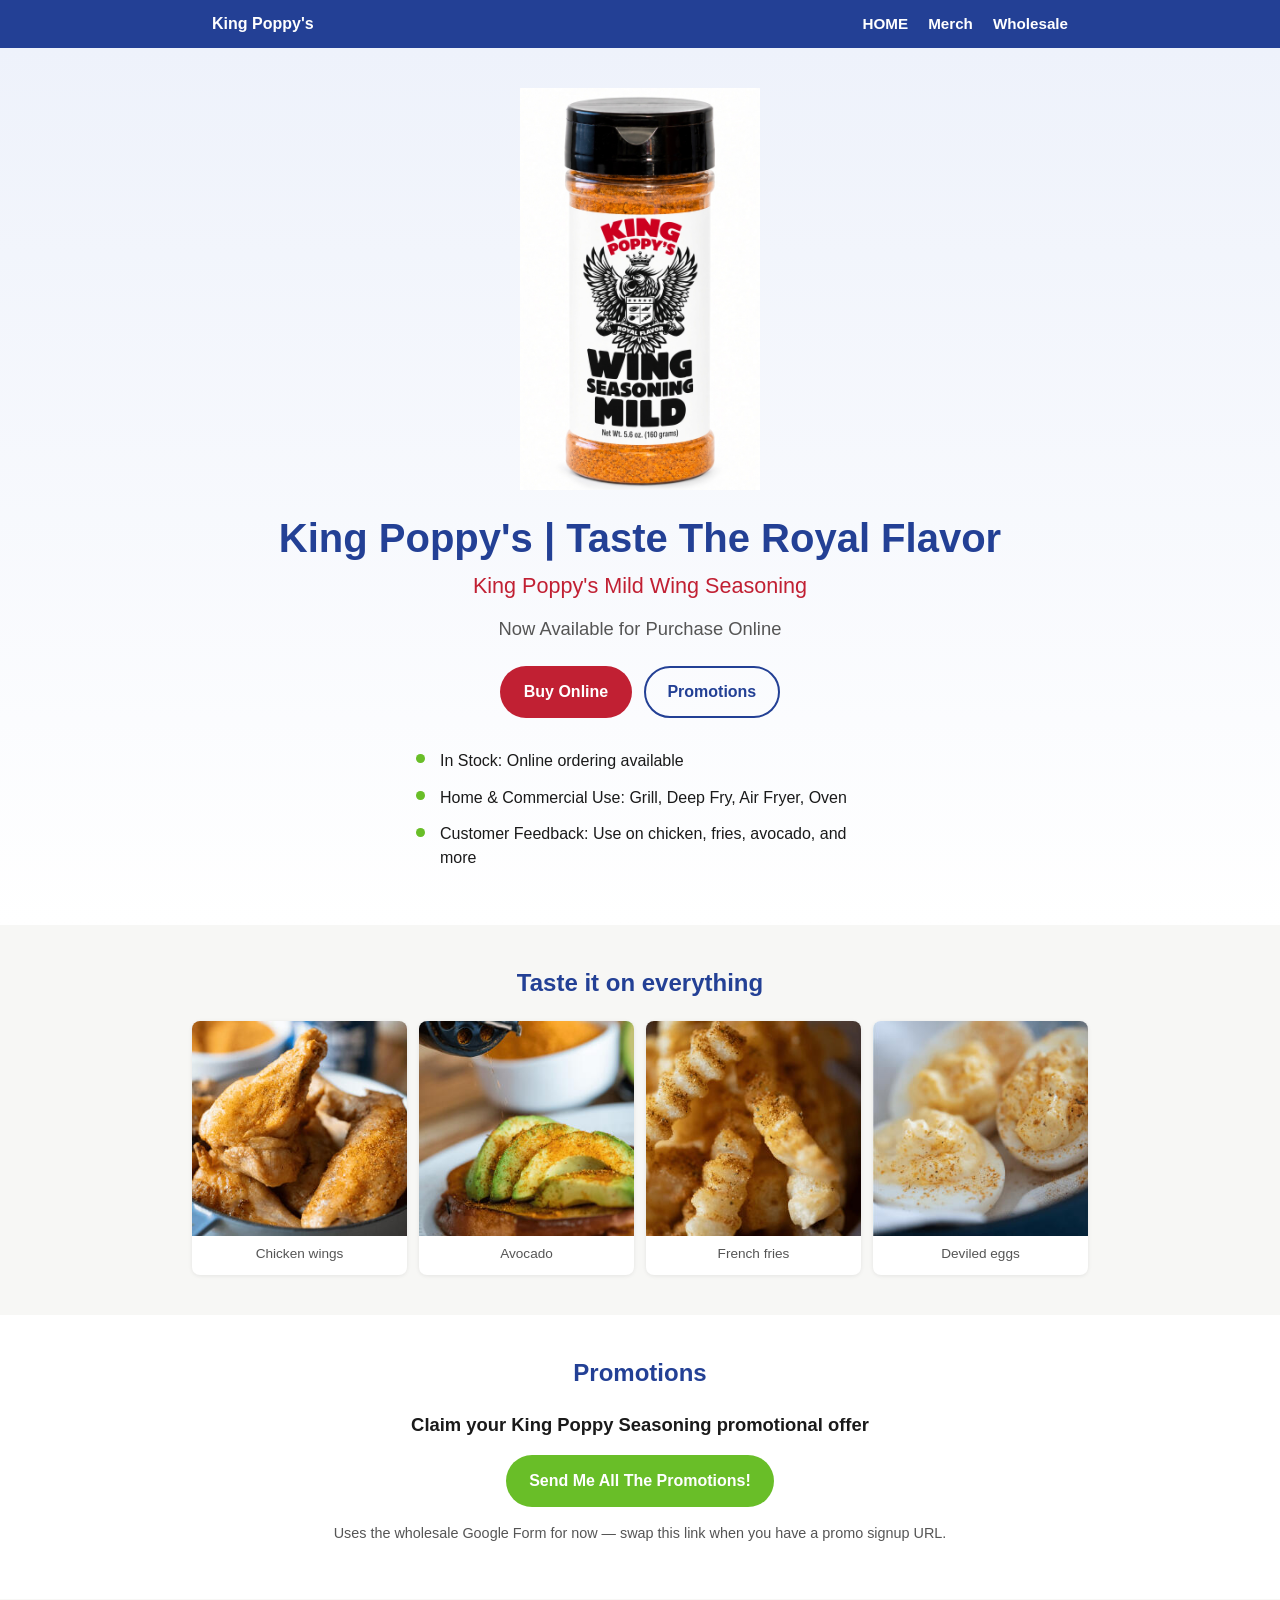
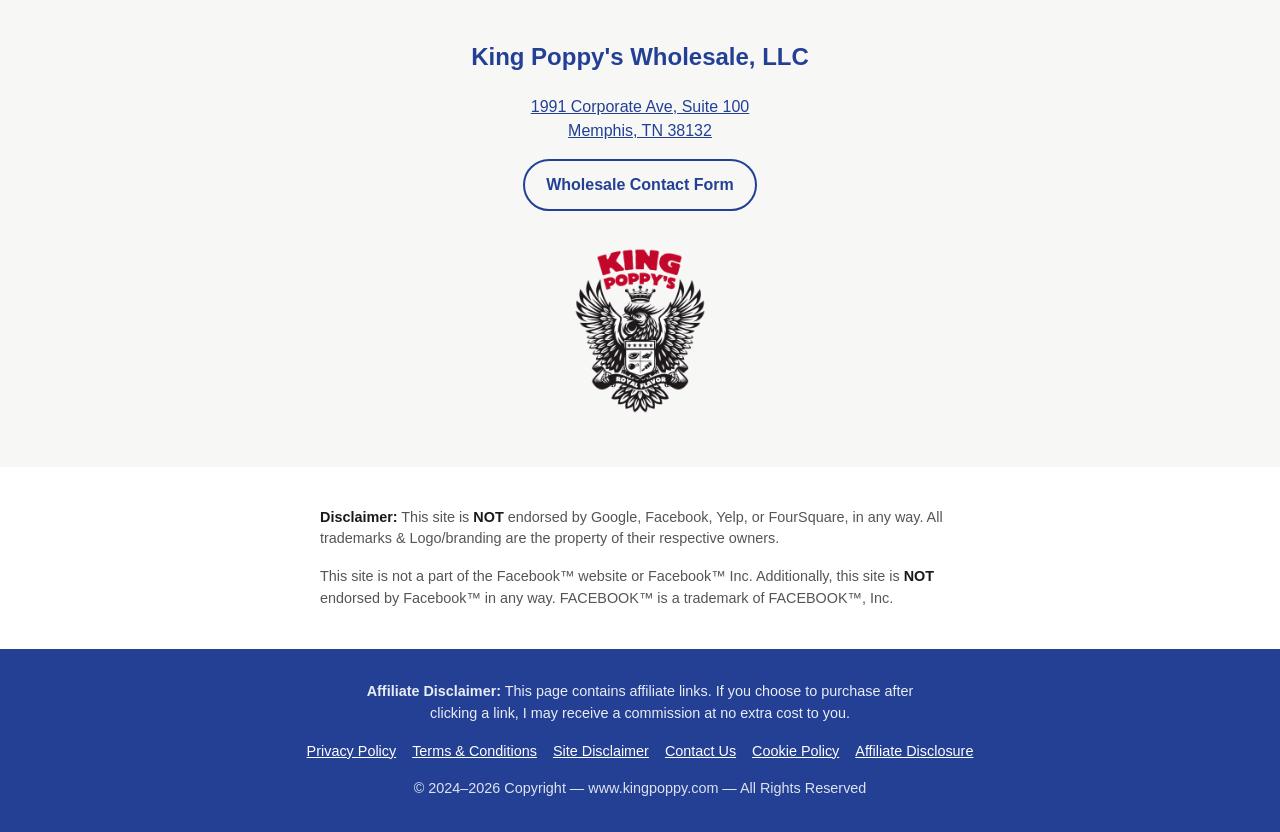
<file: index.html>
<!DOCTYPE html>
<html lang="en">
<head>
  <meta charset="utf-8" />
  <meta name="viewport" content="width=device-width, initial-scale=1" />
  <title>King Poppy's Brand | Taste The Royal Flavor</title>
  <meta name="description" content="King Poppy Royal Flavor website. Join our email list for discounts and news directly from King Poppy." />
  <link rel="canonical" href="https://www.kingpoppy.com/" />
  <meta property="og:site_name" content="King Poppy's Brand | Taste The Royal Flavor" />
  <meta property="og:title" content="King Poppy's Brand | Taste The Royal Flavor" />
  <meta property="og:type" content="website" />
  <meta property="og:description" content="King Poppy Royal Flavor website. Join our email list for discounts and news directly from King Poppy." />
  <meta property="og:image" content="https://www.kingpoppy.com/assets/images/share.jpg" />
  <meta property="og:image:width" content="1200" />
  <meta property="og:image:height" content="1200" />
  <meta property="og:url" content="https://www.kingpoppy.com/" />
  <meta name="twitter:card" content="summary_large_image" />
  <link rel="icon" type="image/png" href="assets/images/favicon.png" />
  <link rel="apple-touch-icon" href="assets/images/apple-touch-icon.png" />
  <link rel="stylesheet" href="css/styles.css" />
</head>
<body>
  <a class="skip" href="#main">Skip to content</a>

  <header class="site-header">
    <div class="inner">
      <strong>King Poppy's</strong>
      <nav aria-label="Primary">
        <ul class="nav">
          <li><a href="#">HOME</a></li>
          <li><a href="#promo">Merch</a></li>
          <li><a href="https://www.litsupply.com/item-request/" rel="noopener noreferrer" target="_blank">Wholesale</a></li>
        </ul>
      </nav>
    </div>
  </header>

  <main id="main">
    <section class="hero">
      <div class="inner">
        <img class="logo-hero" src="assets/images/product-bottle.jpg" width="800" height="800" alt="Bottle of King Poppy's Mild Wing Seasoning, 5.6 oz, featuring a rooster logo with a Royal Flavor crest" />
        <h1>King Poppy's | Taste The Royal Flavor</h1>
        <p class="product-title">King Poppy's Mild Wing Seasoning</p>
        <p class="tagline">Now Available for Purchase Online</p>
        <div class="cta-row">
          <a class="btn btn-primary" href="https://checkout.square.site/merchant/ML3ZG626YGMFB/checkout/QDOJ6P7NUCU5K44X2YSJUEL5" rel="noopener noreferrer" target="_blank">Buy Online</a>
          <a class="btn btn-outline" href="#promo">Promotions</a>
        </div>
        <ul class="bullets">
          <li>In Stock: Online ordering available</li>
          <li>Home &amp; Commercial Use: Grill, Deep Fry, Air Fryer, Oven</li>
          <li>Customer Feedback: Use on chicken, fries, avocado, and more</li>
        </ul>
      </div>
    </section>

    <section class="section section-alt" aria-labelledby="gallery-heading">
      <div class="inner">
        <h2 id="gallery-heading">Taste it on everything</h2>
        <div class="gallery">
          <figure>
            <img src="assets/images/gallery01/chicken-wings.jpg" width="400" height="400" alt="Chicken Wing Seasoning" loading="lazy" />
            <figcaption>Chicken wings</figcaption>
          </figure>
          <figure>
            <img src="assets/images/gallery01/avocado.jpg" width="400" height="400" alt="Avocado Seasoning" loading="lazy" />
            <figcaption>Avocado</figcaption>
          </figure>
          <figure>
            <img src="assets/images/gallery01/french-fries.jpg" width="400" height="400" alt="French Fry Seasoning" loading="lazy" />
            <figcaption>French fries</figcaption>
          </figure>
          <figure>
            <img src="assets/images/gallery01/deviled-eggs.jpg" width="400" height="400" alt="Deviled Egg Seasoning" loading="lazy" />
            <figcaption>Deviled eggs</figcaption>
          </figure>
        </div>
      </div>
    </section>

    <section id="promo" class="section promo">
      <div class="inner">
        <h2>Promotions</h2>
        <p class="lead">Claim your King Poppy Seasoning promotional offer</p>
        <!-- Carrd form does not run on static hosting. Point this CTA at your list/tool of choice. -->
        <a class="btn btn-secondary" href="https://www.litsupply.com/item-request/" rel="noopener noreferrer" target="_blank">Send Me All The Promotions!</a>
        <p style="margin-top:1rem;font-size:0.9rem;color:var(--muted);">Uses the wholesale Google Form for now — swap this link when you have a promo signup URL.</p>
      </div>
    </section>

    <section class="section section-alt contact-block" aria-labelledby="contact-heading">
      <div class="inner">
        <h2 id="contact-heading">King Poppy's Wholesale, LLC</h2>
        <address>
          <a href="https://maps.app.goo.gl/yK5ESJTfPWjfMtfeA" rel="noopener noreferrer" target="_blank">
            1991 Corporate Ave, Suite 100<br />
            Memphis, TN 38132
          </a>
        </address>
        <a class="btn btn-outline" href="https://www.litsupply.com/item-request/" rel="noopener noreferrer" target="_blank">Wholesale Contact Form</a>
        <img class="logo-mark" src="assets/images/logo-mark.png" width="480" height="480" alt="King Poppy's Royal Flavor Logo" loading="lazy" />
      </div>
    </section>

    <section class="section">
      <div class="inner">
        <p class="disclaimer">
          <strong>Disclaimer:</strong> This site is <strong>NOT</strong> endorsed by Google, Facebook, Yelp, or FourSquare, in any way. All trademarks &amp; Logo/branding are the property of their respective owners.
        </p>
        <p class="disclaimer" style="margin-top:1rem;">
          This site is not a part of the Facebook™ website or Facebook™ Inc. Additionally, this site is <strong>NOT</strong> endorsed by Facebook™ in any way. FACEBOOK™ is a trademark of FACEBOOK™, Inc.
        </p>
      </div>
    </section>
  </main>

  <footer class="site-footer">
    <div class="inner">
      <p class="affiliate-note">
        <strong>Affiliate Disclaimer:</strong> This page contains affiliate links. If you choose to purchase after clicking a link, I may receive a commission at no extra cost to you.
      </p>
      <ul class="footer-nav">
        <li><a href="privacy-policy.html">Privacy Policy</a></li>
        <li><a href="terms-condition.html">Terms &amp; Conditions</a></li>
        <li><a href="site-disclaimer.html">Site Disclaimer</a></li>
        <li><a href="contact-us.html">Contact Us</a></li>
        <li><a href="cookie-policy.html">Cookie Policy</a></li>
        <li><a href="affiliate-disclosure.html">Affiliate Disclosure</a></li>
      </ul>
      <p class="copyright">&copy; 2024–2026 Copyright — www.kingpoppy.com — All Rights Reserved</p>
    </div>
  </footer>
</body>
</html>
</file>
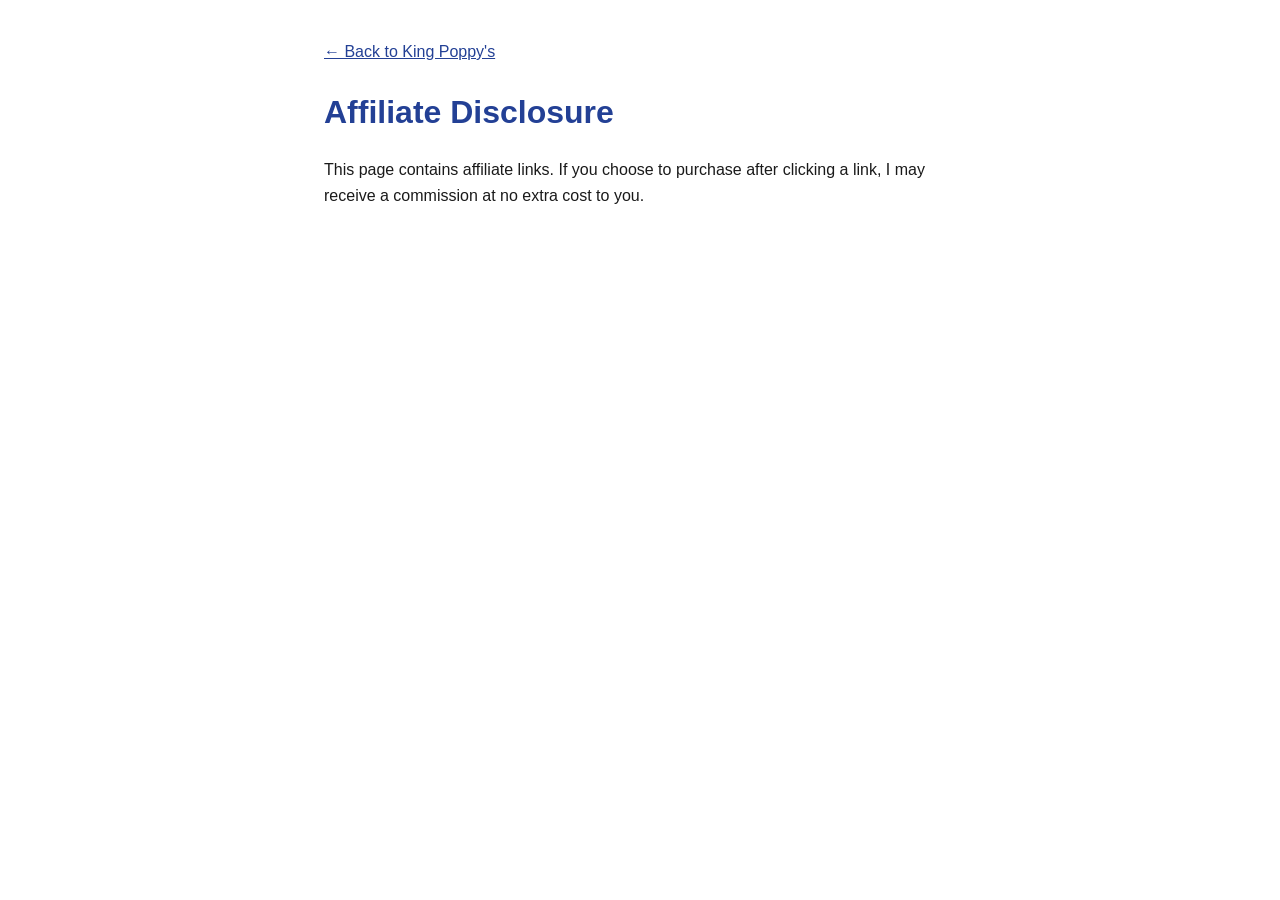
<file: affiliate-disclosure.html>
<!DOCTYPE html>
<html lang="en">
<head>
  <meta charset="utf-8" />
  <meta name="viewport" content="width=device-width, initial-scale=1" />
  <title>Affiliate Disclosure | King Poppy's</title>
  <link rel="canonical" href="https://www.kingpoppy.com/affiliate-disclosure" />
  <link rel="icon" type="image/png" href="assets/images/favicon.png" />
  <link rel="stylesheet" href="css/styles.css" />
</head>
<body>
  <main class="legal-page">
    <a class="back" href="index.html">&larr; Back to King Poppy's</a>
    <h1>Affiliate Disclosure</h1>
    <p>This page contains affiliate links. If you choose to purchase after clicking a link, I may receive a commission at no extra cost to you.</p>
  </main>
</body>
</html>
</file>
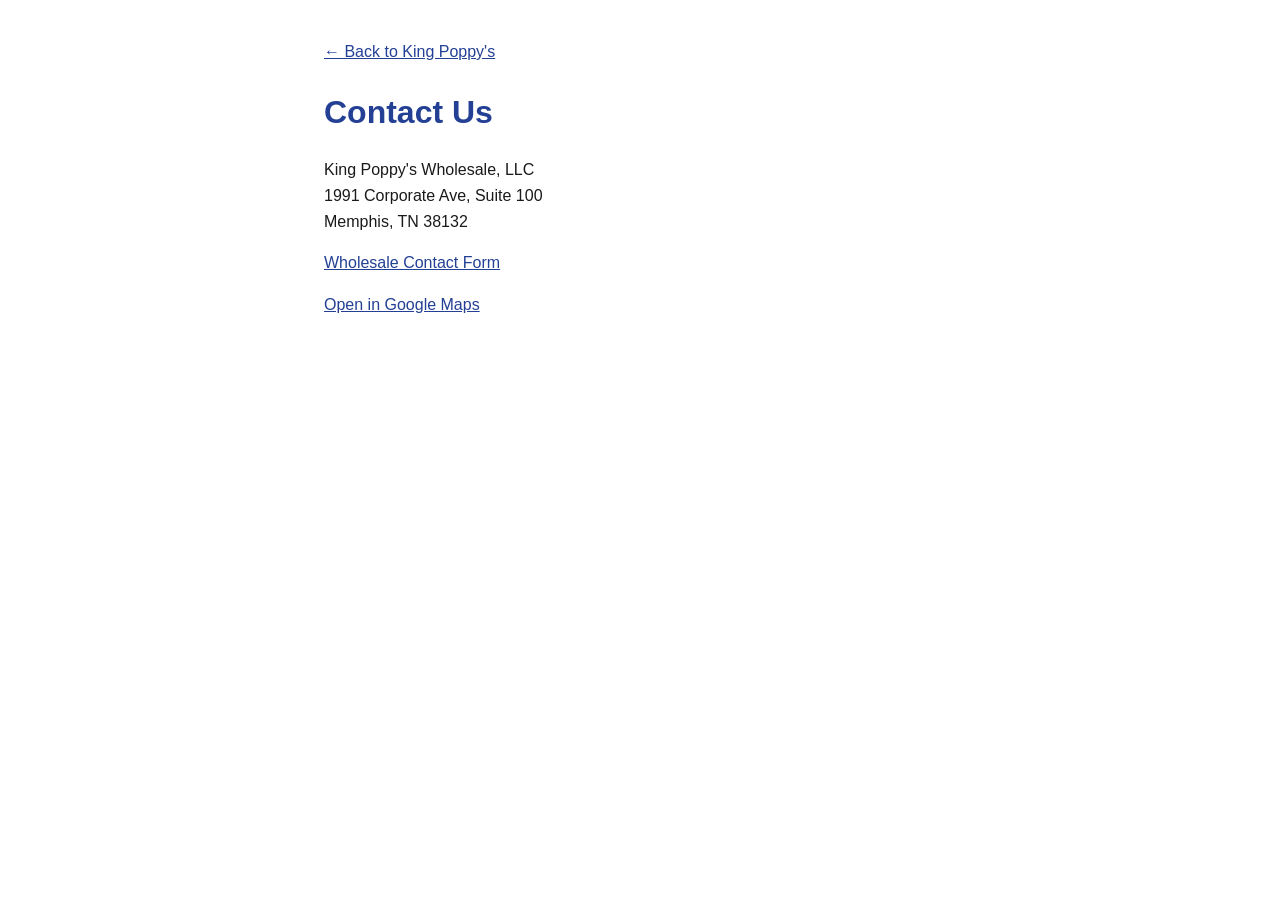
<file: contact-us.html>
<!DOCTYPE html>
<html lang="en">
<head>
  <meta charset="utf-8" />
  <meta name="viewport" content="width=device-width, initial-scale=1" />
  <title>Contact Us | King Poppy's</title>
  <link rel="canonical" href="https://www.kingpoppy.com/contact-us" />
  <link rel="icon" type="image/png" href="assets/images/favicon.png" />
  <link rel="stylesheet" href="css/styles.css" />
</head>
<body>
  <main class="legal-page">
    <a class="back" href="index.html">&larr; Back to King Poppy's</a>
    <h1>Contact Us</h1>
    <p>King Poppy's Wholesale, LLC<br />
    1991 Corporate Ave, Suite 100<br />
    Memphis, TN 38132</p>
    <p><a href="https://www.litsupply.com/item-request/" rel="noopener noreferrer" target="_blank">Wholesale Contact Form</a></p>
    <p><a href="https://maps.app.goo.gl/yK5ESJTfPWjfMtfeA" rel="noopener noreferrer" target="_blank">Open in Google Maps</a></p>
  </main>
</body>
</html>
</file>
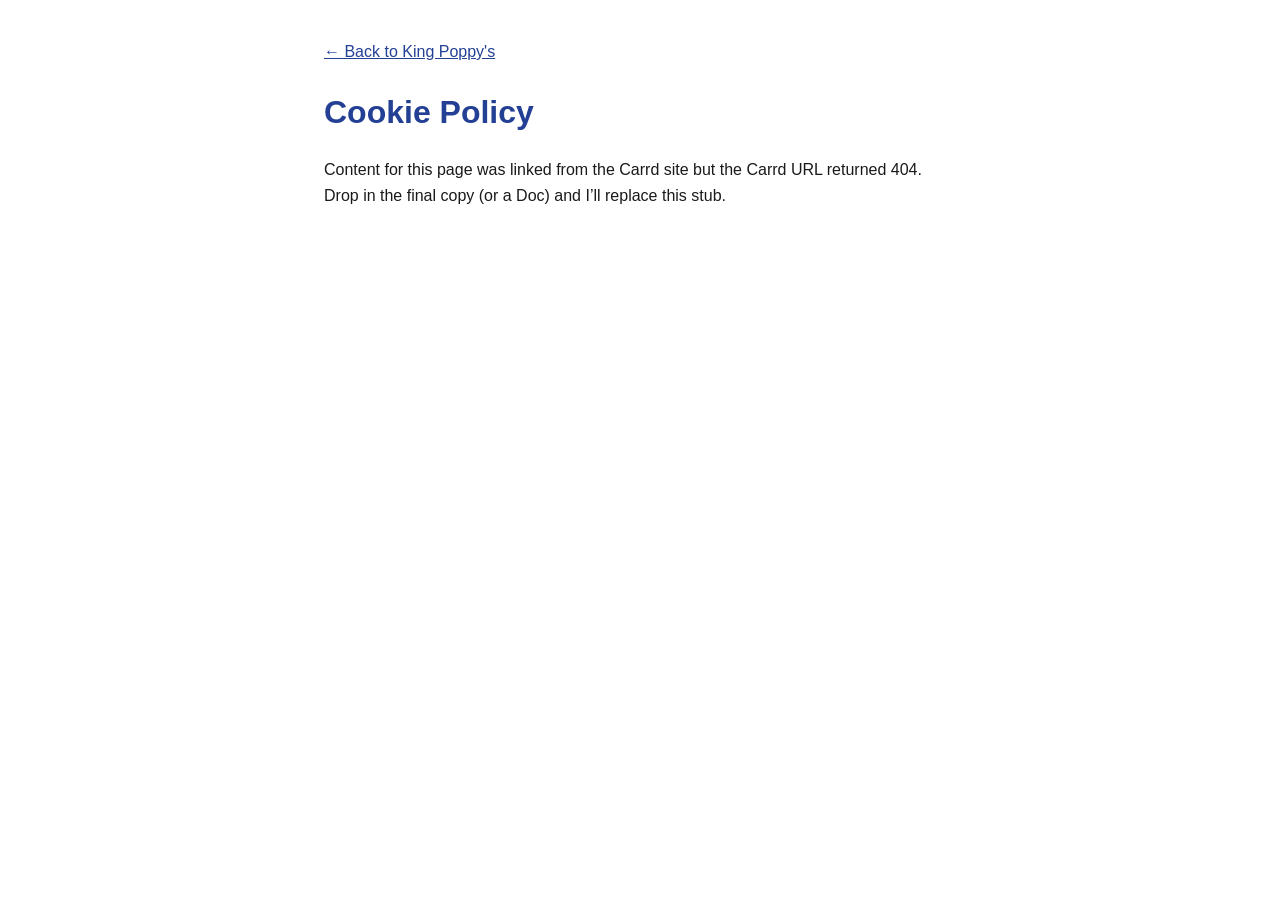
<file: cookie-policy.html>
<!DOCTYPE html>
<html lang="en">
<head>
  <meta charset="utf-8" />
  <meta name="viewport" content="width=device-width, initial-scale=1" />
  <title>Cookie Policy | King Poppy's</title>
  <link rel="canonical" href="https://www.kingpoppy.com/cookie-policy" />
  <link rel="icon" type="image/png" href="assets/images/favicon.png" />
  <link rel="stylesheet" href="css/styles.css" />
</head>
<body>
  <main class="legal-page">
    <a class="back" href="index.html">&larr; Back to King Poppy's</a>
    <h1>Cookie Policy</h1>
    <p>Content for this page was linked from the Carrd site but the Carrd URL returned 404. Drop in the final copy (or a Doc) and I’ll replace this stub.</p>
  </main>
</body>
</html>
</file>
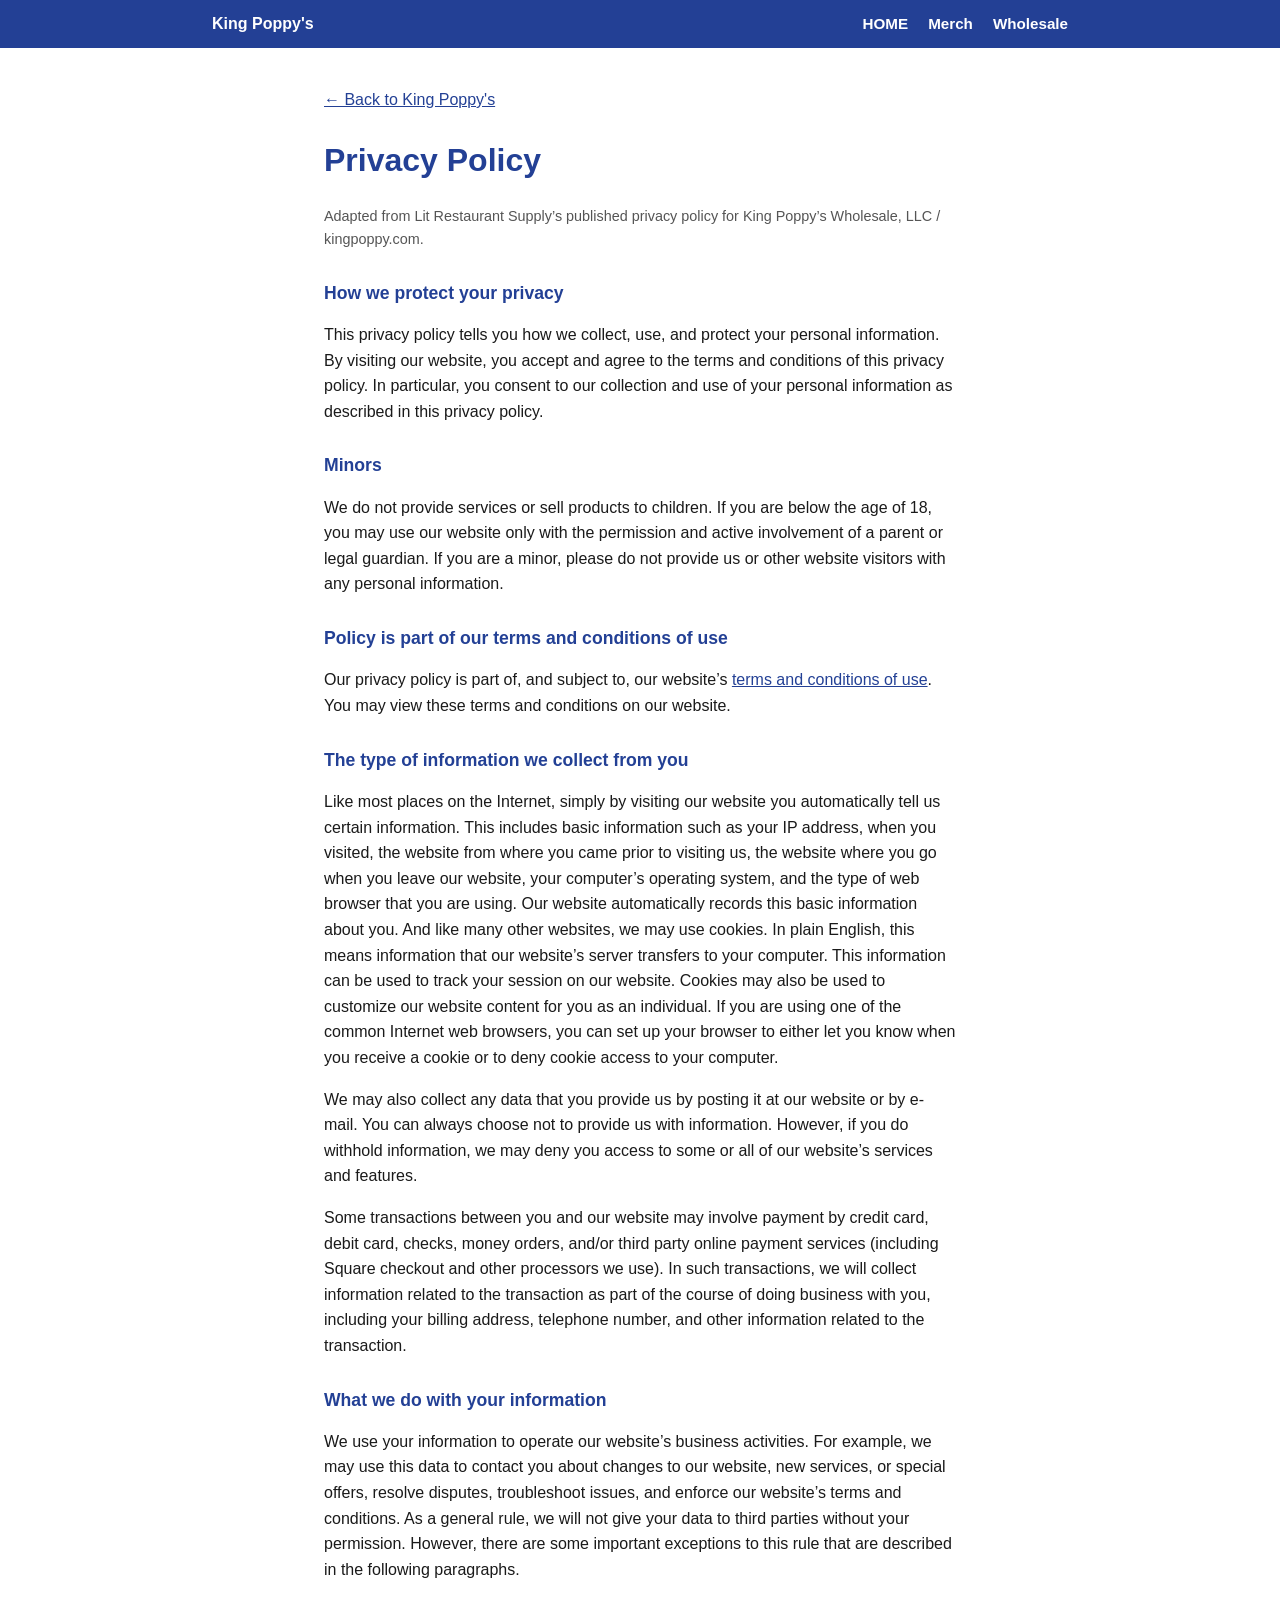
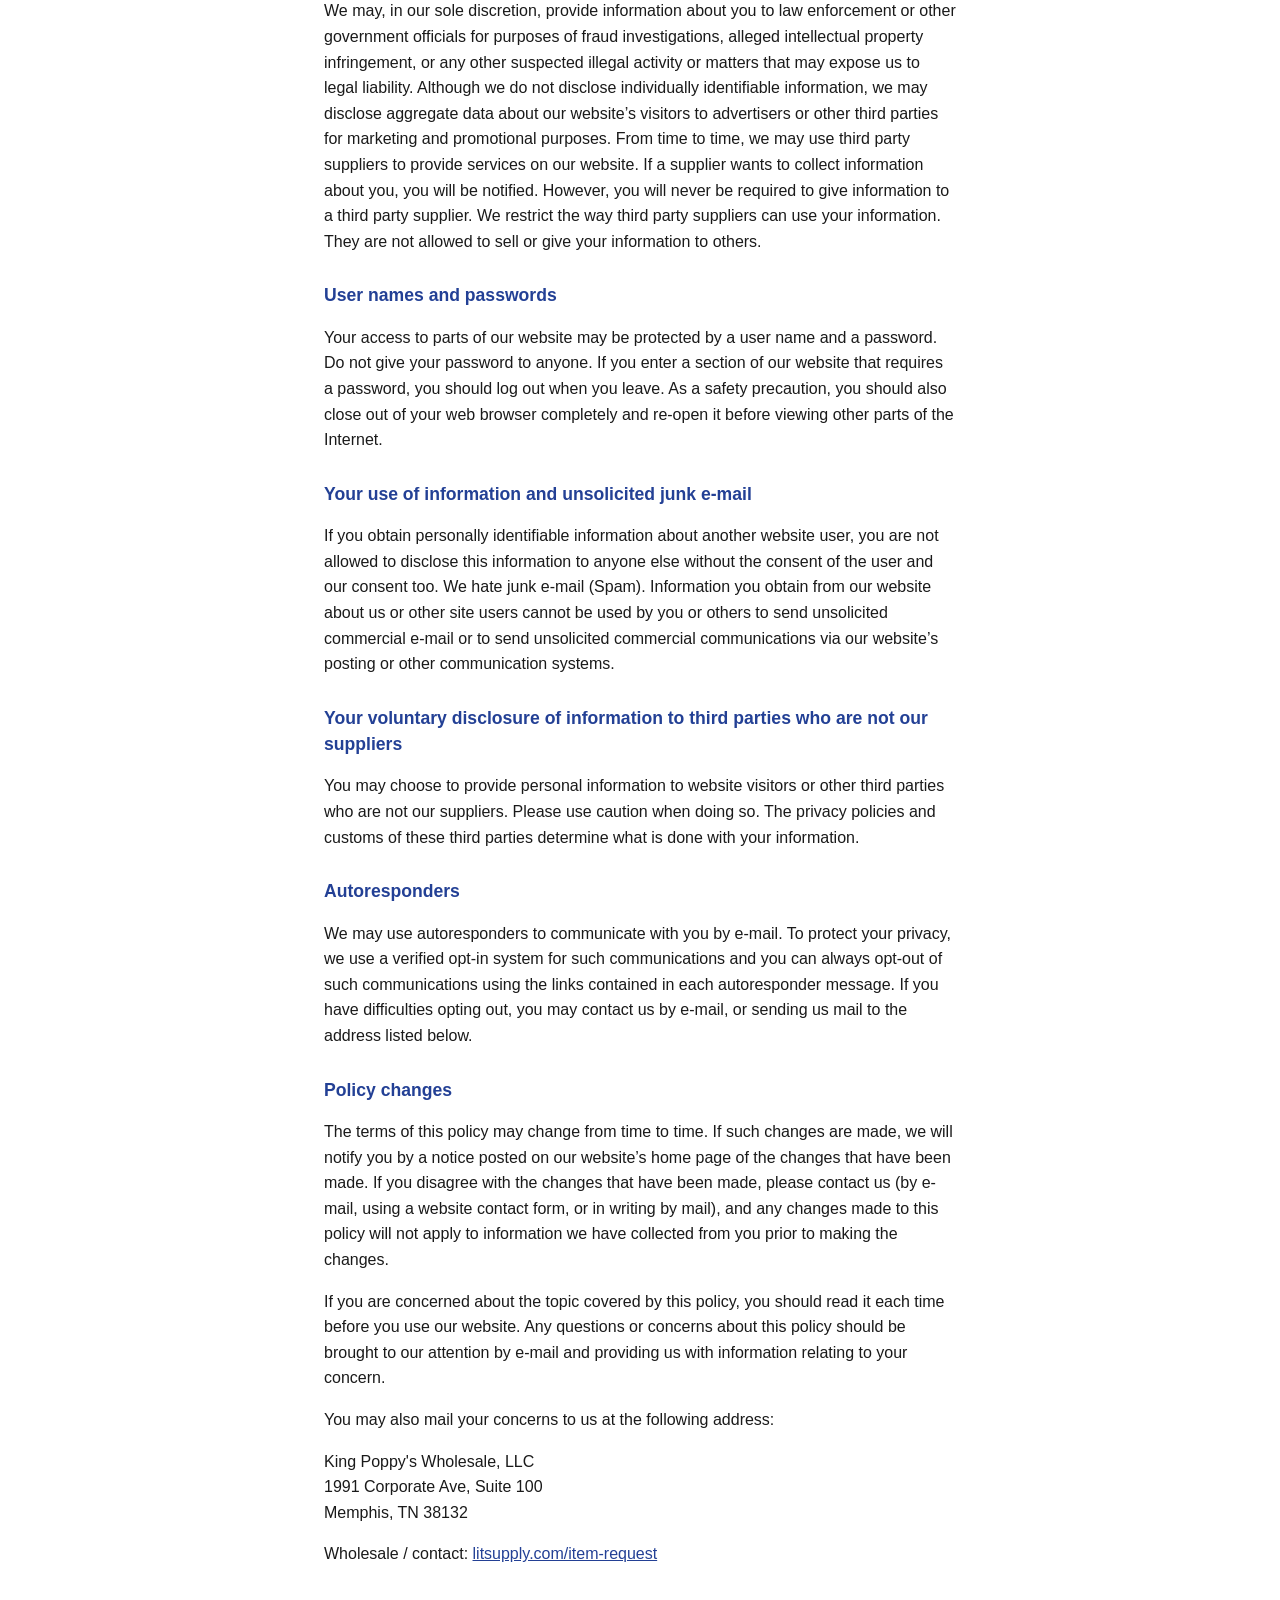
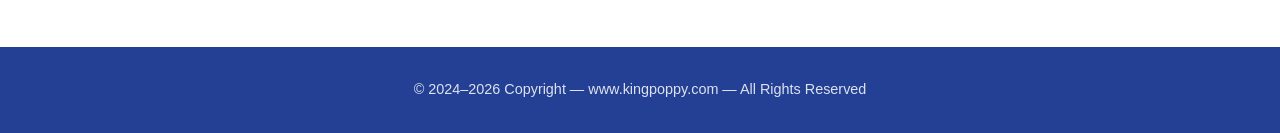
<file: privacy-policy.html>
<!DOCTYPE html>
<html lang="en">
<head>
  <meta charset="utf-8" />
  <meta name="viewport" content="width=device-width, initial-scale=1" />
  <title>Privacy Policy | King Poppy's</title>
  <link rel="canonical" href="https://www.kingpoppy.com/privacy-policy" />
  <link rel="icon" type="image/png" href="assets/images/favicon.png" />
  <link rel="stylesheet" href="css/styles.css" />
</head>
<body>
  <header class="site-header">
    <div class="inner">
      <strong><a href="index.html" style="color:inherit;text-decoration:none">King Poppy's</a></strong>
      <nav aria-label="Primary">
        <ul class="nav">
          <li><a href="index.html">HOME</a></li>
          <li><a href="index.html#promo">Merch</a></li>
          <li><a href="https://www.litsupply.com/item-request/" rel="noopener noreferrer" target="_blank">Wholesale</a></li>
        </ul>
      </nav>
    </div>
  </header>
  <main class="legal-page">
    <a class="back" href="index.html">&larr; Back to King Poppy's</a>
    
    <h1>Privacy Policy</h1>
    <p class="meta">Adapted from Lit Restaurant Supply’s published privacy policy for King Poppy’s Wholesale, LLC / kingpoppy.com.</p>

    <h2>How we protect your privacy</h2>
    <p>This privacy policy tells you how we collect, use, and protect your personal information. By visiting our website, you accept and agree to the terms and conditions of this privacy policy. In particular, you consent to our collection and use of your personal information as described in this privacy policy.</p>

    <h2>Minors</h2>
    <p>We do not provide services or sell products to children. If you are below the age of 18, you may use our website only with the permission and active involvement of a parent or legal guardian. If you are a minor, please do not provide us or other website visitors with any personal information.</p>

    <h2>Policy is part of our terms and conditions of use</h2>
    <p>Our privacy policy is part of, and subject to, our website’s <a href="terms-condition.html">terms and conditions of use</a>. You may view these terms and conditions on our website.</p>

    <h2>The type of information we collect from you</h2>
    <p>Like most places on the Internet, simply by visiting our website you automatically tell us certain information. This includes basic information such as your IP address, when you visited, the website from where you came prior to visiting us, the website where you go when you leave our website, your computer’s operating system, and the type of web browser that you are using. Our website automatically records this basic information about you. And like many other websites, we may use cookies. In plain English, this means information that our website’s server transfers to your computer. This information can be used to track your session on our website. Cookies may also be used to customize our website content for you as an individual. If you are using one of the common Internet web browsers, you can set up your browser to either let you know when you receive a cookie or to deny cookie access to your computer.</p>
    <p>We may also collect any data that you provide us by posting it at our website or by e-mail. You can always choose not to provide us with information. However, if you do withhold information, we may deny you access to some or all of our website’s services and features.</p>
    <p>Some transactions between you and our website may involve payment by credit card, debit card, checks, money orders, and/or third party online payment services (including Square checkout and other processors we use). In such transactions, we will collect information related to the transaction as part of the course of doing business with you, including your billing address, telephone number, and other information related to the transaction.</p>

    <h2>What we do with your information</h2>
    <p>We use your information to operate our website’s business activities. For example, we may use this data to contact you about changes to our website, new services, or special offers, resolve disputes, troubleshoot issues, and enforce our website’s terms and conditions. As a general rule, we will not give your data to third parties without your permission. However, there are some important exceptions to this rule that are described in the following paragraphs.</p>
    <p>We may, in our sole discretion, provide information about you to law enforcement or other government officials for purposes of fraud investigations, alleged intellectual property infringement, or any other suspected illegal activity or matters that may expose us to legal liability. Although we do not disclose individually identifiable information, we may disclose aggregate data about our website’s visitors to advertisers or other third parties for marketing and promotional purposes. From time to time, we may use third party suppliers to provide services on our website. If a supplier wants to collect information about you, you will be notified. However, you will never be required to give information to a third party supplier. We restrict the way third party suppliers can use your information. They are not allowed to sell or give your information to others.</p>

    <h2>User names and passwords</h2>
    <p>Your access to parts of our website may be protected by a user name and a password. Do not give your password to anyone. If you enter a section of our website that requires a password, you should log out when you leave. As a safety precaution, you should also close out of your web browser completely and re-open it before viewing other parts of the Internet.</p>

    <h2>Your use of information and unsolicited junk e-mail</h2>
    <p>If you obtain personally identifiable information about another website user, you are not allowed to disclose this information to anyone else without the consent of the user and our consent too. We hate junk e-mail (Spam). Information you obtain from our website about us or other site users cannot be used by you or others to send unsolicited commercial e-mail or to send unsolicited commercial communications via our website’s posting or other communication systems.</p>

    <h2>Your voluntary disclosure of information to third parties who are not our suppliers</h2>
    <p>You may choose to provide personal information to website visitors or other third parties who are not our suppliers. Please use caution when doing so. The privacy policies and customs of these third parties determine what is done with your information.</p>

    <h2>Autoresponders</h2>
    <p>We may use autoresponders to communicate with you by e-mail. To protect your privacy, we use a verified opt-in system for such communications and you can always opt-out of such communications using the links contained in each autoresponder message. If you have difficulties opting out, you may contact us by e-mail, or sending us mail to the address listed below.</p>

    <h2>Policy changes</h2>
    <p>The terms of this policy may change from time to time. If such changes are made, we will notify you by a notice posted on our website’s home page of the changes that have been made. If you disagree with the changes that have been made, please contact us (by e-mail, using a website contact form, or in writing by mail), and any changes made to this policy will not apply to information we have collected from you prior to making the changes.</p>
    <p>If you are concerned about the topic covered by this policy, you should read it each time before you use our website. Any questions or concerns about this policy should be brought to our attention by e-mail and providing us with information relating to your concern.</p>
    <p>You may also mail your concerns to us at the following address:</p>
    <p>King Poppy's Wholesale, LLC<br />
    1991 Corporate Ave, Suite 100<br />
    Memphis, TN 38132</p>
    <p>Wholesale / contact: <a href="https://www.litsupply.com/item-request/" rel="noopener noreferrer" target="_blank">litsupply.com/item-request</a></p>

  </main>
  <footer class="site-footer">
    <div class="inner">
      <p class="copyright">&copy; 2024–2026 Copyright — www.kingpoppy.com — All Rights Reserved</p>
    </div>
  </footer>
</body>
</html>
</file>
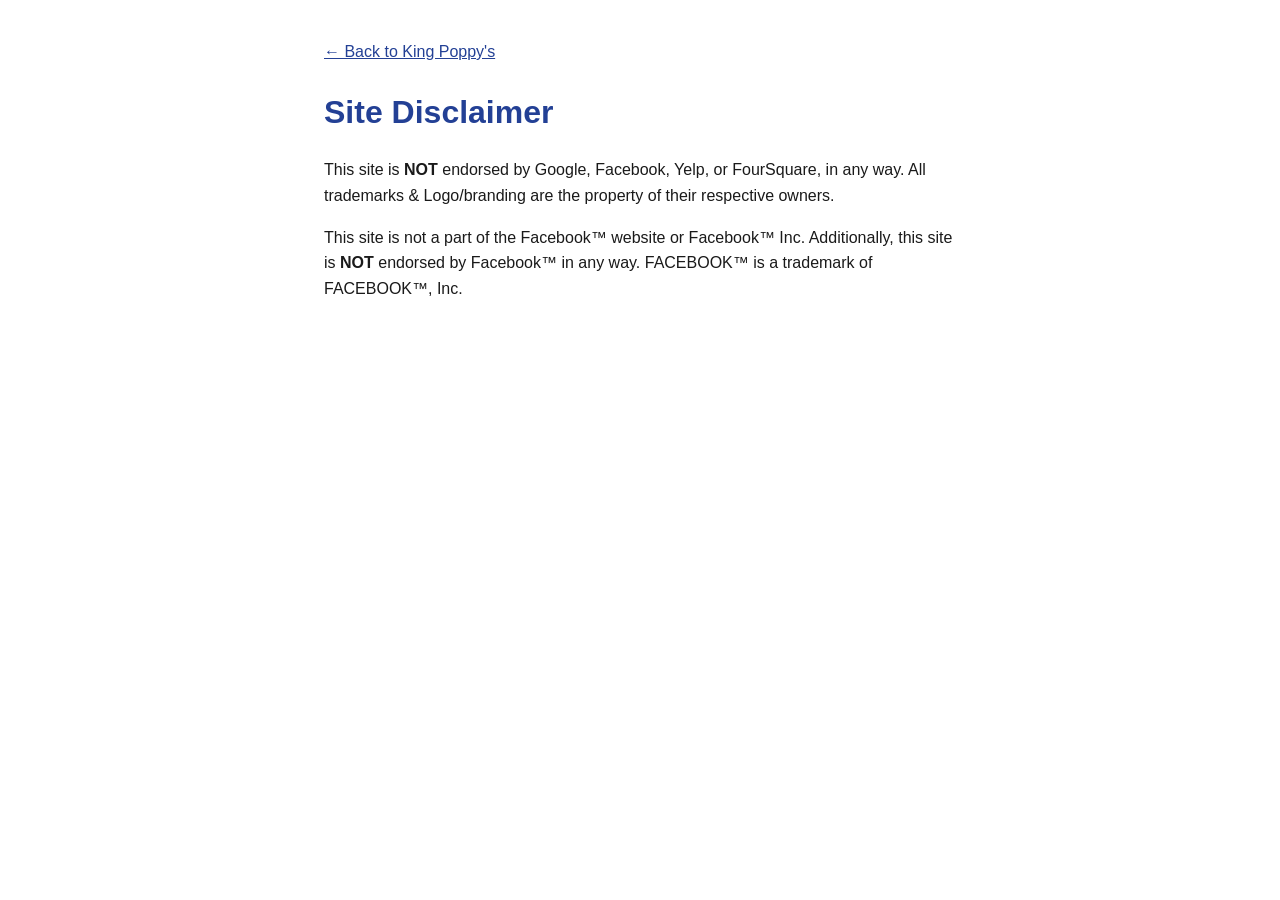
<file: site-disclaimer.html>
<!DOCTYPE html>
<html lang="en">
<head>
  <meta charset="utf-8" />
  <meta name="viewport" content="width=device-width, initial-scale=1" />
  <title>Site Disclaimer | King Poppy's</title>
  <link rel="canonical" href="https://www.kingpoppy.com/site-disclaimer" />
  <link rel="icon" type="image/png" href="assets/images/favicon.png" />
  <link rel="stylesheet" href="css/styles.css" />
</head>
<body>
  <main class="legal-page">
    <a class="back" href="index.html">&larr; Back to King Poppy's</a>
    <h1>Site Disclaimer</h1>
    <p>This site is <strong>NOT</strong> endorsed by Google, Facebook, Yelp, or FourSquare, in any way. All trademarks &amp; Logo/branding are the property of their respective owners.</p>
    <p>This site is not a part of the Facebook™ website or Facebook™ Inc. Additionally, this site is <strong>NOT</strong> endorsed by Facebook™ in any way. FACEBOOK™ is a trademark of FACEBOOK™, Inc.</p>
  </main>
</body>
</html>
</file>
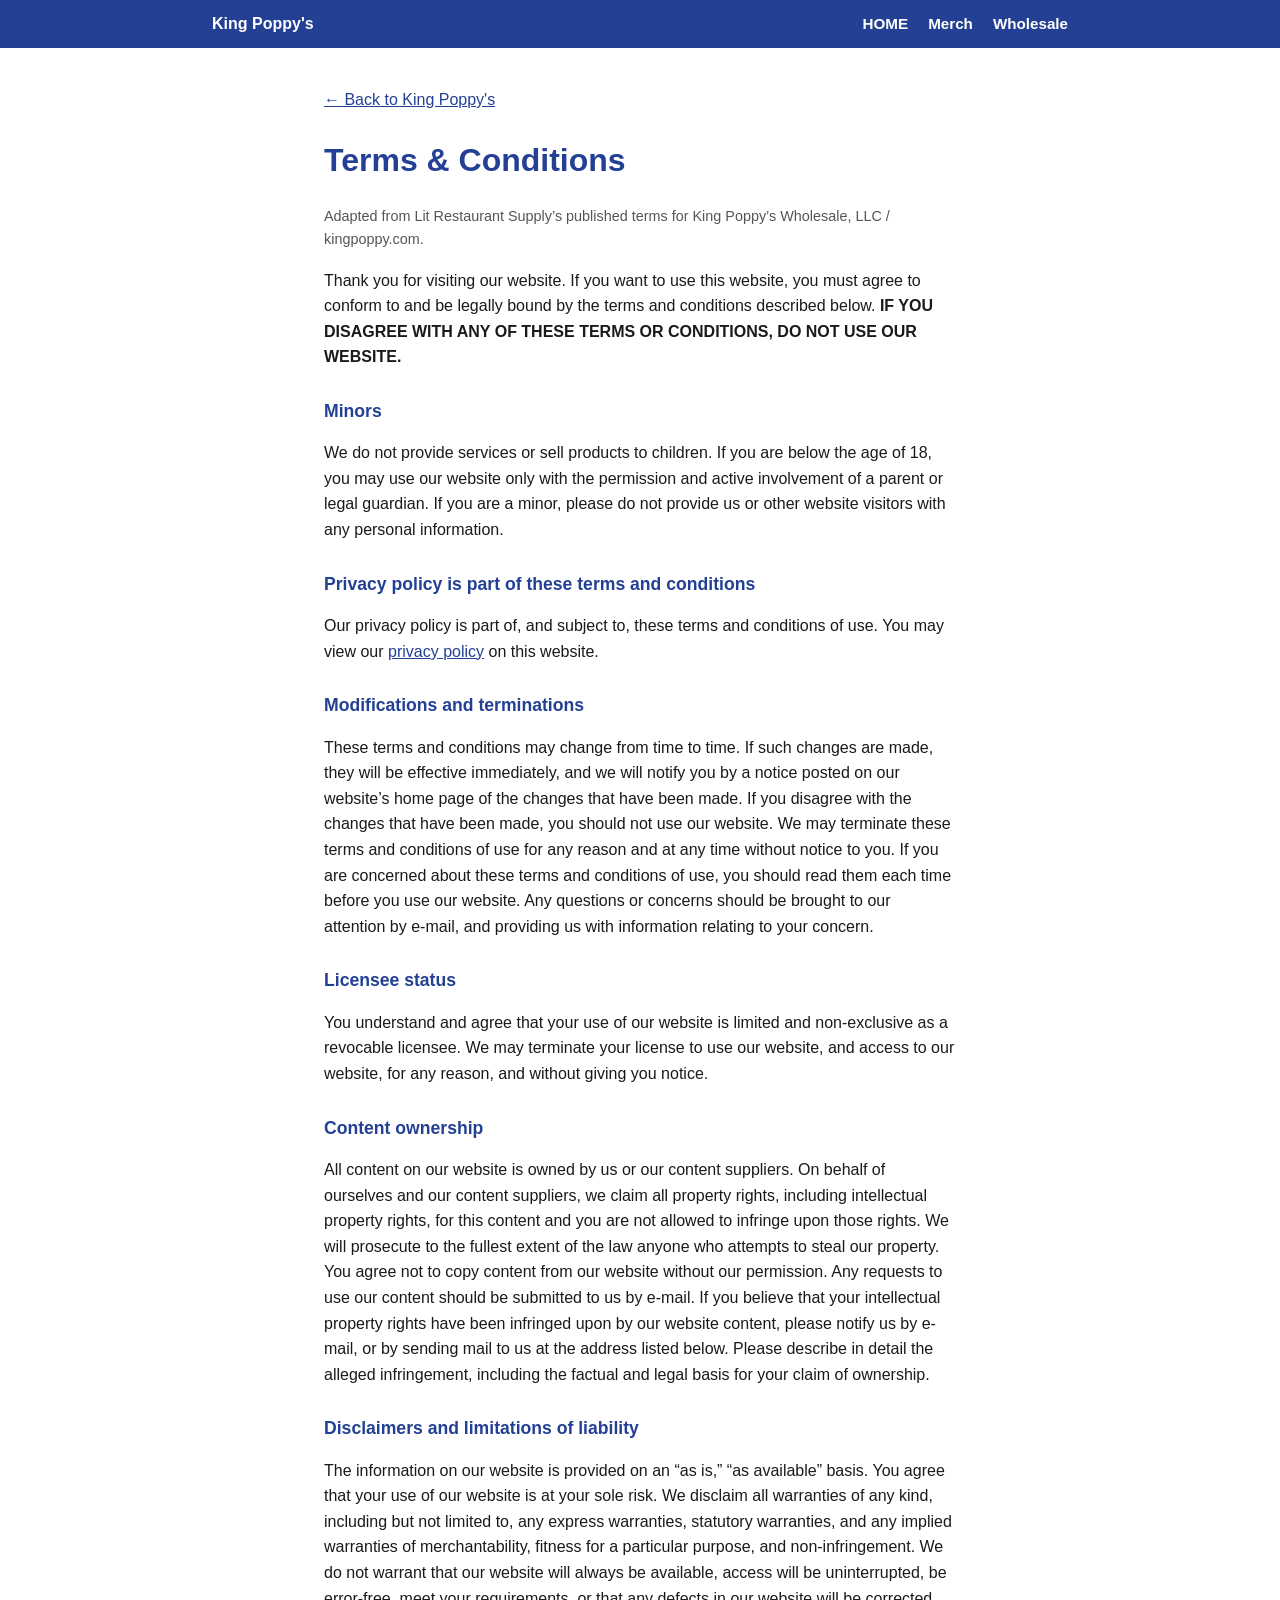
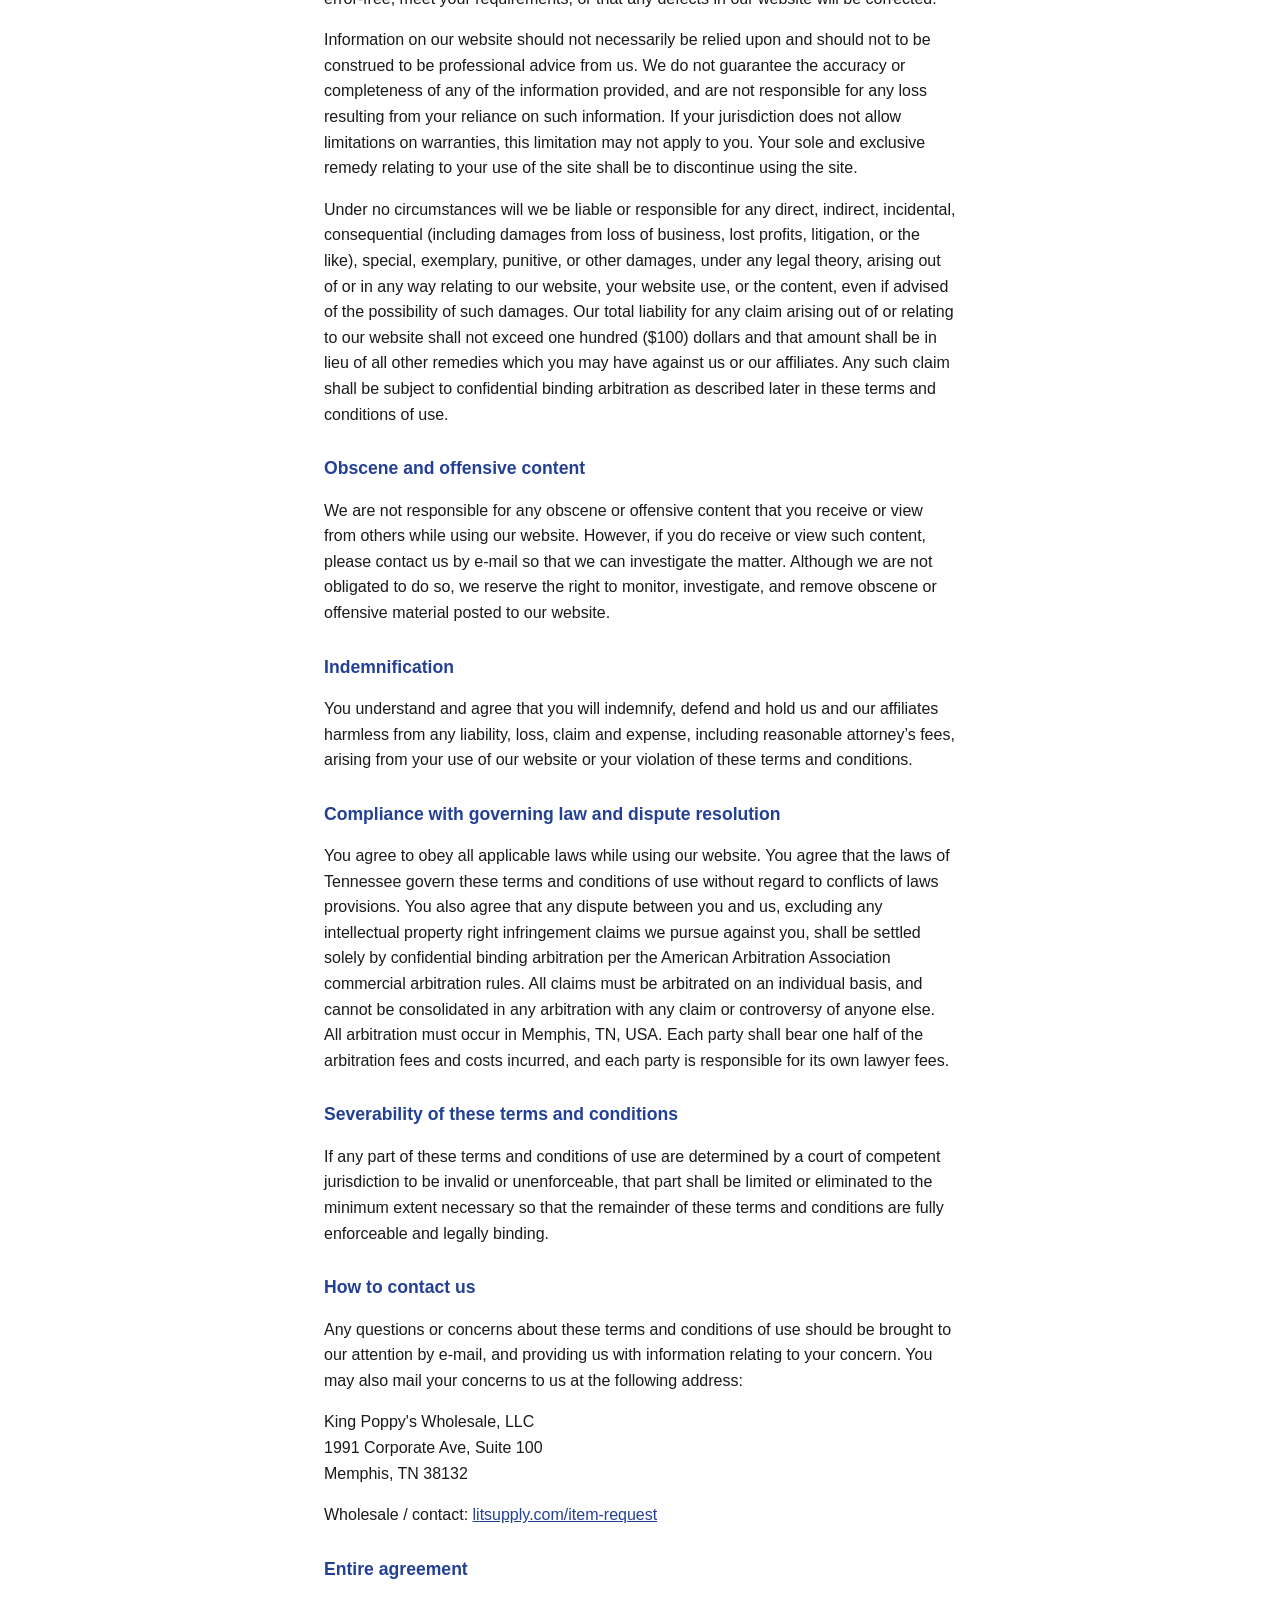
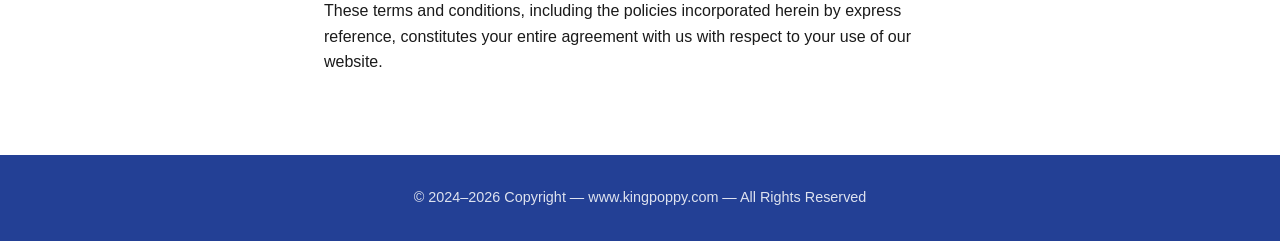
<file: terms-condition.html>
<!DOCTYPE html>
<html lang="en">
<head>
  <meta charset="utf-8" />
  <meta name="viewport" content="width=device-width, initial-scale=1" />
  <title>Terms &amp; Conditions | King Poppy's</title>
  <link rel="canonical" href="https://www.kingpoppy.com/terms-condition" />
  <link rel="icon" type="image/png" href="assets/images/favicon.png" />
  <link rel="stylesheet" href="css/styles.css" />
</head>
<body>
  <header class="site-header">
    <div class="inner">
      <strong><a href="index.html" style="color:inherit;text-decoration:none">King Poppy's</a></strong>
      <nav aria-label="Primary">
        <ul class="nav">
          <li><a href="index.html">HOME</a></li>
          <li><a href="index.html#promo">Merch</a></li>
          <li><a href="https://www.litsupply.com/item-request/" rel="noopener noreferrer" target="_blank">Wholesale</a></li>
        </ul>
      </nav>
    </div>
  </header>
  <main class="legal-page">
    <a class="back" href="index.html">&larr; Back to King Poppy's</a>
    
    <h1>Terms &amp; Conditions</h1>
    <p class="meta">Adapted from Lit Restaurant Supply’s published terms for King Poppy’s Wholesale, LLC / kingpoppy.com.</p>
    <p>Thank you for visiting our website. If you want to use this website, you must agree to conform to and be legally bound by the terms and conditions described below. <strong>IF YOU DISAGREE WITH ANY OF THESE TERMS OR CONDITIONS, DO NOT USE OUR WEBSITE.</strong></p>

    <h2>Minors</h2>
    <p>We do not provide services or sell products to children. If you are below the age of 18, you may use our website only with the permission and active involvement of a parent or legal guardian. If you are a minor, please do not provide us or other website visitors with any personal information.</p>

    <h2>Privacy policy is part of these terms and conditions</h2>
    <p>Our privacy policy is part of, and subject to, these terms and conditions of use. You may view our <a href="privacy-policy.html">privacy policy</a> on this website.</p>

    <h2>Modifications and terminations</h2>
    <p>These terms and conditions may change from time to time. If such changes are made, they will be effective immediately, and we will notify you by a notice posted on our website’s home page of the changes that have been made. If you disagree with the changes that have been made, you should not use our website. We may terminate these terms and conditions of use for any reason and at any time without notice to you. If you are concerned about these terms and conditions of use, you should read them each time before you use our website. Any questions or concerns should be brought to our attention by e-mail, and providing us with information relating to your concern.</p>

    <h2>Licensee status</h2>
    <p>You understand and agree that your use of our website is limited and non-exclusive as a revocable licensee. We may terminate your license to use our website, and access to our website, for any reason, and without giving you notice.</p>

    <h2>Content ownership</h2>
    <p>All content on our website is owned by us or our content suppliers. On behalf of ourselves and our content suppliers, we claim all property rights, including intellectual property rights, for this content and you are not allowed to infringe upon those rights. We will prosecute to the fullest extent of the law anyone who attempts to steal our property. You agree not to copy content from our website without our permission. Any requests to use our content should be submitted to us by e-mail. If you believe that your intellectual property rights have been infringed upon by our website content, please notify us by e-mail, or by sending mail to us at the address listed below. Please describe in detail the alleged infringement, including the factual and legal basis for your claim of ownership.</p>

    <h2>Disclaimers and limitations of liability</h2>
    <p>The information on our website is provided on an “as is,” “as available” basis. You agree that your use of our website is at your sole risk. We disclaim all warranties of any kind, including but not limited to, any express warranties, statutory warranties, and any implied warranties of merchantability, fitness for a particular purpose, and non-infringement. We do not warrant that our website will always be available, access will be uninterrupted, be error-free, meet your requirements, or that any defects in our website will be corrected.</p>
    <p>Information on our website should not necessarily be relied upon and should not to be construed to be professional advice from us. We do not guarantee the accuracy or completeness of any of the information provided, and are not responsible for any loss resulting from your reliance on such information. If your jurisdiction does not allow limitations on warranties, this limitation may not apply to you. Your sole and exclusive remedy relating to your use of the site shall be to discontinue using the site.</p>
    <p>Under no circumstances will we be liable or responsible for any direct, indirect, incidental, consequential (including damages from loss of business, lost profits, litigation, or the like), special, exemplary, punitive, or other damages, under any legal theory, arising out of or in any way relating to our website, your website use, or the content, even if advised of the possibility of such damages. Our total liability for any claim arising out of or relating to our website shall not exceed one hundred ($100) dollars and that amount shall be in lieu of all other remedies which you may have against us or our affiliates. Any such claim shall be subject to confidential binding arbitration as described later in these terms and conditions of use.</p>

    <h2>Obscene and offensive content</h2>
    <p>We are not responsible for any obscene or offensive content that you receive or view from others while using our website. However, if you do receive or view such content, please contact us by e-mail so that we can investigate the matter. Although we are not obligated to do so, we reserve the right to monitor, investigate, and remove obscene or offensive material posted to our website.</p>

    <h2>Indemnification</h2>
    <p>You understand and agree that you will indemnify, defend and hold us and our affiliates harmless from any liability, loss, claim and expense, including reasonable attorney’s fees, arising from your use of our website or your violation of these terms and conditions.</p>

    <h2>Compliance with governing law and dispute resolution</h2>
    <p>You agree to obey all applicable laws while using our website. You agree that the laws of Tennessee govern these terms and conditions of use without regard to conflicts of laws provisions. You also agree that any dispute between you and us, excluding any intellectual property right infringement claims we pursue against you, shall be settled solely by confidential binding arbitration per the American Arbitration Association commercial arbitration rules. All claims must be arbitrated on an individual basis, and cannot be consolidated in any arbitration with any claim or controversy of anyone else. All arbitration must occur in Memphis, TN, USA. Each party shall bear one half of the arbitration fees and costs incurred, and each party is responsible for its own lawyer fees.</p>

    <h2>Severability of these terms and conditions</h2>
    <p>If any part of these terms and conditions of use are determined by a court of competent jurisdiction to be invalid or unenforceable, that part shall be limited or eliminated to the minimum extent necessary so that the remainder of these terms and conditions are fully enforceable and legally binding.</p>

    <h2>How to contact us</h2>
    <p>Any questions or concerns about these terms and conditions of use should be brought to our attention by e-mail, and providing us with information relating to your concern. You may also mail your concerns to us at the following address:</p>
    <p>King Poppy's Wholesale, LLC<br />
    1991 Corporate Ave, Suite 100<br />
    Memphis, TN 38132</p>
    <p>Wholesale / contact: <a href="https://www.litsupply.com/item-request/" rel="noopener noreferrer" target="_blank">litsupply.com/item-request</a></p>

    <h2>Entire agreement</h2>
    <p>These terms and conditions, including the policies incorporated herein by express reference, constitutes your entire agreement with us with respect to your use of our website.</p>

  </main>
  <footer class="site-footer">
    <div class="inner">
      <p class="copyright">&copy; 2024–2026 Copyright — www.kingpoppy.com — All Rights Reserved</p>
    </div>
  </footer>
</body>
</html>
</file>
<file: css/styles.css>
:root {
  --blue: #234095;
  --green: #69BE28;
  --red: #C12033;
  --black: #000000;
  --white: #ffffff;
  --ink: #1a1a1a;
  --muted: #555;
  --bg: #f7f7f5;
  --max: 56rem;
  --font: -apple-system, BlinkMacSystemFont, "Segoe UI", Roboto, "Helvetica Neue", Arial, sans-serif;
}

*, *::before, *::after { box-sizing: border-box; }
html { scroll-behavior: smooth; }
body {
  margin: 0;
  font-family: var(--font);
  color: var(--ink);
  background: var(--white);
  line-height: 1.5;
}
img { max-width: 100%; height: auto; display: block; }
a { color: var(--blue); }
a:hover { color: var(--red); }

.skip {
  position: absolute;
  left: -9999px;
}
.skip:focus {
  left: 1rem;
  top: 1rem;
  z-index: 100;
  background: var(--white);
  padding: 0.5rem 1rem;
}

.site-header {
  background: var(--blue);
  color: var(--white);
  position: sticky;
  top: 0;
  z-index: 50;
}
.site-header .inner {
  max-width: var(--max);
  margin: 0 auto;
  padding: 0.75rem 1.25rem;
  display: flex;
  align-items: center;
  justify-content: space-between;
  gap: 1rem;
}
.nav {
  display: flex;
  flex-wrap: wrap;
  gap: 0.75rem 1.25rem;
  list-style: none;
  margin: 0;
  padding: 0;
}
.nav a {
  color: var(--white);
  text-decoration: none;
  font-weight: 600;
  font-size: 0.95rem;
}
.nav a:hover { color: var(--green); }

.hero {
  background: linear-gradient(180deg, #eef2fb 0%, var(--white) 100%);
  padding: 2.5rem 1.25rem 3rem;
  text-align: center;
}
.hero .inner { max-width: var(--max); margin: 0 auto; }
.hero h1 {
  margin: 0 0 0.5rem;
  font-size: clamp(1.75rem, 4vw, 2.5rem);
  color: var(--blue);
  line-height: 1.2;
}
.hero .tagline {
  margin: 0 0 1.5rem;
  font-size: 1.15rem;
  color: var(--muted);
}
.logo-hero {
  width: min(15rem, 70vw);
  margin: 0 auto 1.5rem;
}
.product-title {
  margin: 0 0 0.75rem;
  font-size: 1.35rem;
  color: var(--red);
}
.cta-row {
  display: flex;
  flex-wrap: wrap;
  gap: 0.75rem;
  justify-content: center;
  margin: 1.25rem 0 1.5rem;
}
.btn {
  display: inline-flex;
  align-items: center;
  justify-content: center;
  gap: 0.4rem;
  padding: 0.75rem 1.35rem;
  border-radius: 999px;
  font-weight: 700;
  text-decoration: none;
  border: 2px solid transparent;
  cursor: pointer;
  font-size: 1rem;
}
.btn-primary {
  background: var(--red);
  color: var(--white);
}
.btn-primary:hover { background: #9e1a28; color: var(--white); }
.btn-secondary {
  background: var(--green);
  color: var(--white);
}
.btn-secondary:hover { background: #54991f; color: var(--white); }
.btn-outline {
  background: transparent;
  border-color: var(--blue);
  color: var(--blue);
}
.btn-outline:hover { background: var(--blue); color: var(--white); }

.bullets {
  list-style: none;
  margin: 0 auto;
  padding: 0;
  max-width: 28rem;
  text-align: left;
}
.bullets li {
  position: relative;
  padding: 0.4rem 0 0.4rem 1.5rem;
}
.bullets li::before {
  content: "";
  position: absolute;
  left: 0;
  top: 0.75rem;
  width: 0.55rem;
  height: 0.55rem;
  border-radius: 50%;
  background: var(--green);
}

.section {
  padding: 2.5rem 1.25rem;
}
.section .inner { max-width: var(--max); margin: 0 auto; }
.section h2 {
  margin: 0 0 1.25rem;
  text-align: center;
  color: var(--blue);
  font-size: 1.5rem;
}
.section-alt { background: var(--bg); }

.gallery {
  display: grid;
  grid-template-columns: repeat(auto-fit, minmax(140px, 1fr));
  gap: 0.75rem;
}
.gallery figure {
  margin: 0;
  background: var(--white);
  border-radius: 0.5rem;
  overflow: hidden;
  box-shadow: 0 1px 4px rgba(0,0,0,0.08);
}
.gallery figcaption {
  padding: 0.5rem 0.6rem 0.7rem;
  font-size: 0.85rem;
  text-align: center;
  color: var(--muted);
}

.promo {
  text-align: center;
}
.promo p.lead {
  margin: 0 0 1rem;
  font-size: 1.15rem;
  font-weight: 600;
}

.contact-block {
  text-align: center;
}
.contact-block address {
  font-style: normal;
  margin: 0 0 1rem;
}
.logo-mark {
  width: min(12rem, 50vw);
  margin: 1.5rem auto 0;
}

.disclaimer {
  font-size: 0.9rem;
  color: var(--muted);
  max-width: 40rem;
  margin: 0 auto;
}
.disclaimer strong { color: var(--ink); }

.site-footer {
  background: var(--blue);
  color: var(--white);
  padding: 2rem 1.25rem;
  font-size: 0.9rem;
}
.site-footer .inner {
  max-width: var(--max);
  margin: 0 auto;
  text-align: center;
}
.site-footer a { color: var(--white); }
.site-footer a:hover { color: var(--green); }
.footer-nav {
  display: flex;
  flex-wrap: wrap;
  gap: 0.5rem 1rem;
  justify-content: center;
  list-style: none;
  margin: 0 0 1rem;
  padding: 0;
}
.affiliate-note {
  margin: 0 0 1rem;
  opacity: 0.9;
  max-width: 36rem;
  margin-left: auto;
  margin-right: auto;
}
.copyright { margin: 0; opacity: 0.85; }

.legal-page {
  max-width: 40rem;
  margin: 0 auto;
  padding: 2.5rem 1.25rem 4rem;
}
.legal-page h1 { color: var(--blue); }
.legal-page .back { margin-bottom: 1.5rem; display: inline-block; }

@media (max-width: 480px) {
  .site-header .inner { flex-direction: column; align-items: flex-start; }
}


.legal-page { max-width: 42rem; margin: 0 auto; padding: 2.5rem 1.25rem 4rem; }
.legal-page h1 { color: var(--blue); margin-top: 0; }
.legal-page h2 { color: var(--blue); font-size: 1.1rem; margin: 1.75rem 0 0.5rem; }
.legal-page p, .legal-page li { color: var(--ink); line-height: 1.6; }
.legal-page .back { margin-bottom: 1.5rem; display: inline-block; }
.legal-page .meta { color: var(--muted); font-size: 0.9rem; }
.not-found { text-align: center; padding: 4rem 1.25rem 5rem; }
.not-found h1 { font-size: 3rem; color: var(--blue); margin: 0 0 0.5rem; }
.not-found p { color: var(--muted); margin: 0 0 1.5rem; }
</file>
